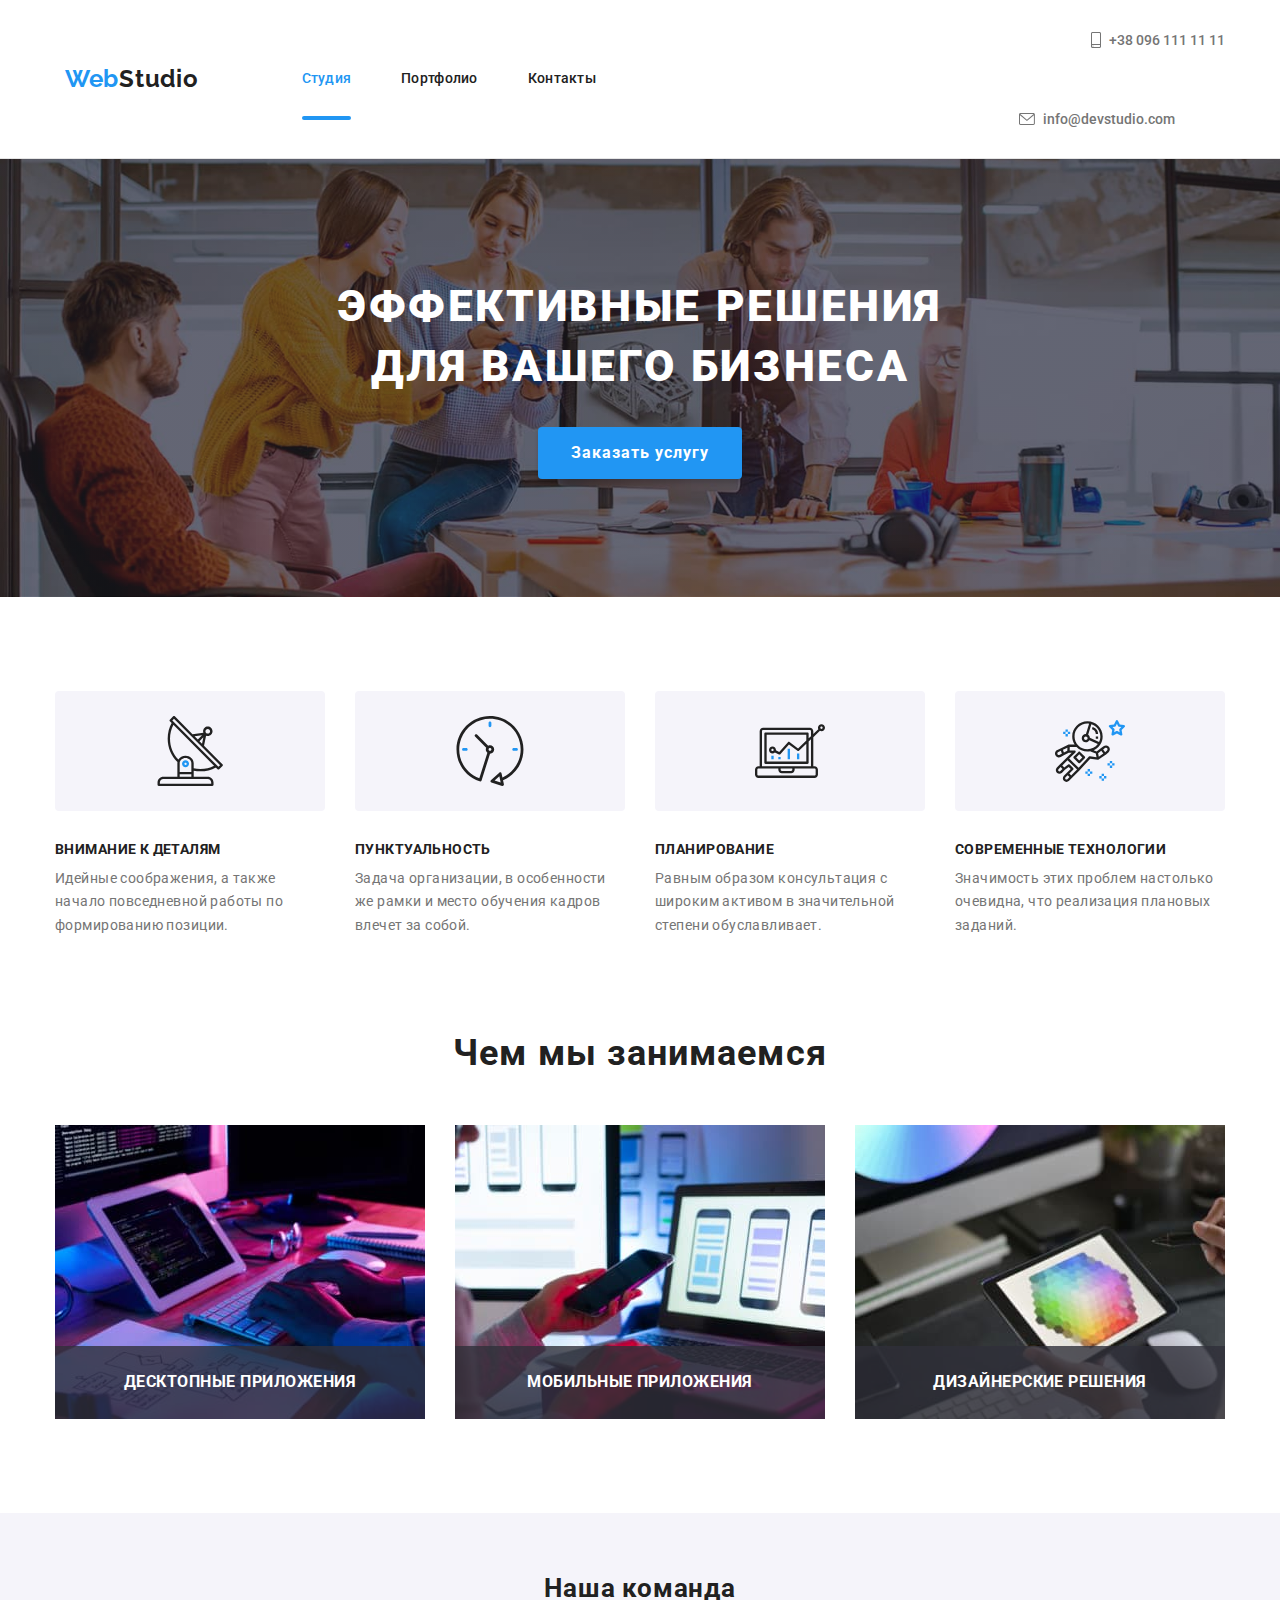
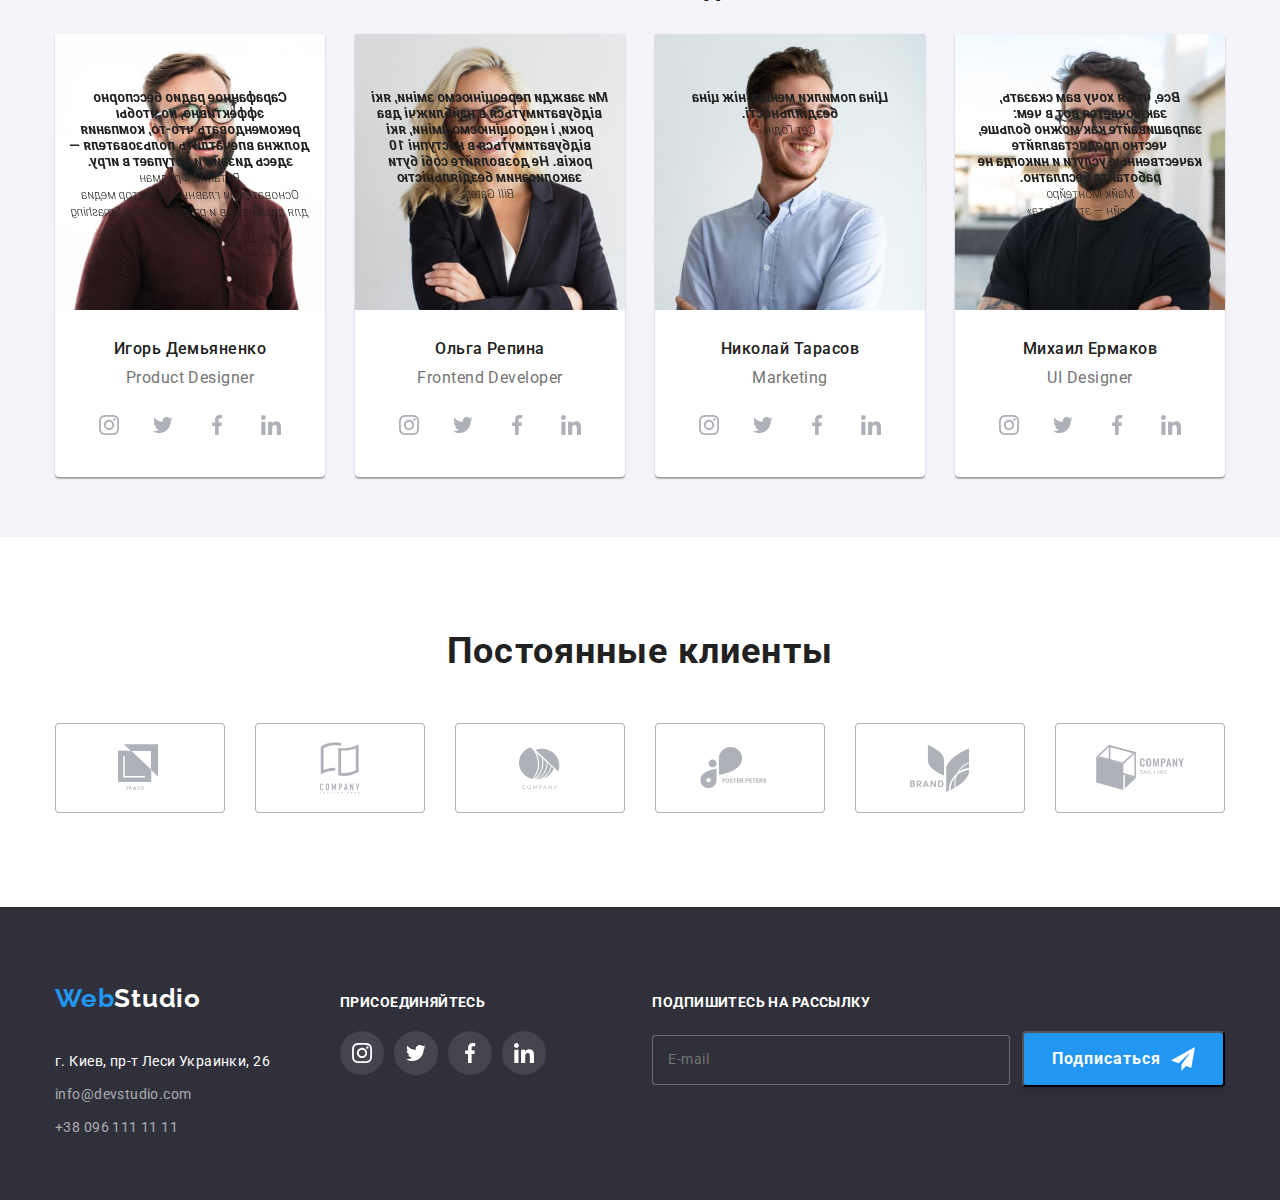
<file: index.html>
<!DOCTYPE html>
<html lang="en-ru">
  <head>
    <meta charset="UTF-8" />
    <meta http-equiv="X-UA-Compatible" content="IE=edge" />
    <meta name="viewport" content="width=device-width, initial-scale=1.0" />
    <link rel="preconnect" href="https://fonts.gstatic.com" />
    <link
      href="https://fonts.googleapis.com/css2?family=Raleway:wght@700&family=Roboto:wght@400;500;700;900&display=swap"
      rel="stylesheet"
    />

    <link rel="stylesheet" href="./css/main.min.css" />
    <title>Студия</title>
  </head>

  <body>
    <header class="header" id="header">
      <div class="container header-container">
        <div class="header-page">
          <a href="./index.html" class="logo typical-link">
            <span class="logo-web">Web</span>Studio</a
          >

          <button
            type="button"
            class="menu-button"
            aria-expanded="false"
            aria-controls="menu-container"
            data-menu-button
          >
            <svg width="20" height="20" aria-label="switcher of mobile menu">
              <use
                href="./images/sprite.svg#cross-mobile"
                class="icon-cross"
              ></use>
              <use
                href="./images/sprite.svg#menu-mobile"
                class="icon-menu"
              ></use>
            </svg>
          </button>

          <div class="menu-container" id="menu-container" data-menu>
            <div class="menu-flex">
              <nav class="navigation navigation-header">
                <ul class="menu-container__list" id="menu">
                  <li class="menu-container__item">
                    <a
                      href="./index.html"
                      class="menu-container__link menu-container__link--current"
                      >Студия</a
                    >
                  </li>
                  <li class="menu-container__item">
                    <a href="./portfolio.html" class="menu-container__link"
                      >Портфолио</a
                    >
                  </li>
                  <li class="menu-container__item">
                    <a href="./contacts" class="menu-container__link"
                      >Контакты</a
                    >
                  </li>
                </ul>
              </nav>

              <div class="menu-container__wraper">
                <ul class="connect__list">
                  <li class="connect__item">
                    <a
                      href="tel:380961111111"
                      class="linkT connect__link connect__link--tel"
                      ><svg
                        class="connect__icon connect__icon--tel"
                        width="20"
                        height="20"
                      >
                        <use
                          href="./images/sprite.svg#icon-smartphone"
                        ></use></svg
                      >+38 096 111 11 11</a
                    >
                  </li>

                  <li class="connect__item">
                    <a
                      href="mailto:info@devstudio.com"
                      class="linkM connect__link connect__link--mail connect__link--current"
                    >
                      <svg
                        class="connect__icon connect__icon--envelope"
                        width="20"
                        height="20"
                      >
                        <use href="./images/sprite.svg#icon-envelope"></use>
                      </svg>
                      info@devstudio.com
                    </a>
                  </li>
                </ul>

                <ul class="menu-social">
                  <li class="menu-social__item">
                    <a href="" class="menu-social__link">
                      instagram
                    </a>
                  </li>

                  <li class="menu-social__item">
                    <a href="" class="menu-social__link">
                      twitter
                    </a>
                  </li>

                  <li class="menu-social__item">
                    <a href="" class="menu-social__link">
                      facebook
                    </a>
                  </li>

                  <li class="menu-social__item">
                    <a href="" class="menu-social__link">
                      linkedIn
                    </a>
                  </li>
                </ul>
              </div>
            </div>
          </div>
        </div>
      </div>
    </header>

    <main>
      <section class="section slogan" id="slogan">
        <div class="container">
          <h1 class="main-title">Эффективные решения для вашего бизнеса</h1>
          <button
            data-modal-open
            type="button"
            class="btn slogan-button"
            id="slogan-button"
          >
            Заказать услугу
          </button>
        </div>
      </section>

      <section class="section merits" id="merits">
        <div class="container">
          <h2 class="merits__title visually-hidden">Достоинства</h2>

          <ul class="merits-list">
            <li class="merits-list__item">
              <div class="merits-list__icon-thumb">
                <svg class="merits-list__icon">
                  <use href="./images/sprite.svg#icon-antena"></use>
                </svg>
              </div>
              <h3 class="merits-list__trait">Внимание к деталям</h3>
              <p class="merits-list__info">
                Идейные соображения, а также начало повседневной работы по
                формированию позиции.
              </p>
            </li>

            <li class="merits-list__item">
              <div class="merits-list__icon-thumb">
                <svg class="merits-list__icon">
                  <use href="./images/sprite.svg#icon-clock"></use>
                </svg>
              </div>
              <h3 class="merits-list__trait">Пунктуальность</h3>
              <p class="merits-list__info">
                Задача организации, в особенности же рамки и место обучения
                кадров влечет за собой.
              </p>
            </li>

            <li class="merits-list__item">
              <div class="merits-list__icon-thumb">
                <svg class="merits-list__icon">
                  <use href="./images/sprite.svg#icon-diagram"></use>
                </svg>
              </div>
              <h3 class="merits-list__trait">Планирование</h3>
              <p class="merits-list__info">
                Равным образом консультация с широким активом в значительной
                степени обуславливает.
              </p>
            </li>

            <li class="merits-list__item">
              <div class="merits-list__icon-thumb">
                <svg class="merits-list__icon">
                  <use href="./images/sprite.svg#icon-astronaut"></use>
                </svg>
              </div>
              <h3 class="merits-list__trait">Современные технологии</h3>
              <p class="merits-list__info">
                Значимость этих проблем настолько очевидна, что реализация
                плановых заданий.
              </p>
            </li>
          </ul>
        </div>
      </section>

      <section class="section business" id="business">
        <div class="container business-container">
          <h2 class="business__title">Чем мы занимаемся</h2>

          <ul class="business-direction">
            <li class="business-direction__item">
              <div class="business-direction__thumb">
                <a href="" class="link business-direction__link">
                  <img
                    srcset="./images/imgbox-1@1x.jpg, ./images/imgbox-1@2x.jpg"
                    class="business-direction__img"
                    src="./images/box-1.jpg"
                    alt="keyboard"
                    width="370"
                  />
                </a>
                <div class="business-direction__card-name">
                  <h3 class="business-direction__card-title">
                    Десктопные приложения
                  </h3>
                </div>
              </div>
            </li>

            <li class="business-direction__item">
              <div class="business-direction__thumb">
                <a href="" class="link business-direction__link">
                  <img
                    srcset="./images/imgbox-2@1x.jpg, ./images/imgbox-2@2x.jpg"
                    class="business-direction__img"
                    src="./images/box-2.jpg"
                    alt="keyboard"
                    width="370"
                  />
                </a>
                <div class="business-direction__card-name">
                  <h3 class="business-direction__card-title">
                    Мобильные приложения
                  </h3>
                </div>
              </div>
            </li>

            <li class="business-direction__item">
              <div class="business-direction__thumb">
                <a href="" class="link business-direction__link">
                  <img
                    srcset="./images/imgbox-3@1x.jpg, ./images/imgbox-3@2x.jpg"
                    class="business-direction__img"
                    src="./images/box-3.jpg"
                    alt="keyboard"
                    width="370"
                  />
                </a>
                <div class="business-direction__card-name">
                  <h3 class="business-direction__card-title">
                    Дизайнерские решения
                  </h3>
                </div>
              </div>
            </li>
          </ul>
        </div>
      </section>

      <section class="section team" id="team">
        <div class="container">
          <h2 class="team-title">Наша команда</h2>

          <ul class="team-list">
            <li class="team-list__member">
              <div class="team-list__card">
                <div class="team-list__rotate-container">
                  <div class="team-list__rotate-card">
                    <div class="team-list__thumb">
                      <img
                        srcset="
                          ./images/imgteamcard-1@1x.jpg 1x,
                          ./images/imgteamcard-1@2x.jpg 2x
                        "
                        src="./images/teamcard-1.jpg"
                        width="270"
                        alt="Игорь Демьяненко"
                        class="team-list__img"
                      />
                    </div>
                    <div class="team-list__back">
                      <h6 class="team-list__back-title">
                        Сарафанное радио бесспорно эффективно, но чтобы
                        рекомендовать что-то, компания должна впечатлить
                        пользователя — здесь дизайн и вступает в игру.
                        <br />
                        <span class="team-list__back-title-span">
                          Виталий Фридман<br />
                          Основатель и главный редактор медиа для дизайнеров и
                          разработчиков Smashing Magazine</span
                        >
                      </h6>
                    </div>
                  </div>
                </div>

                <div class="team-list__info">
                  <h4 class="team-list__name">Игорь Демьяненко</h4>
                  <p class="team-list__position">Product Designer</p>
                </div>

                <ul class="social">
                  <li class="social__item">
                    <a href="" class="social__link">
                      <svg class="social__icon" width="20" height="20">
                        <use href="./images/sprite.svg#icon-instagram"></use>
                      </svg>
                    </a>
                  </li>

                  <li class="social__item">
                    <a href="" class="social__link">
                      <svg class="social__icon" width="20" height="20">
                        <use href="./images/sprite.svg#icon-twitter"></use>
                      </svg>
                    </a>
                  </li>

                  <li class="social__item">
                    <a href="" class="social__link">
                      <svg class="social__icon" width="20" height="20">
                        <use href="./images/sprite.svg#icon-facebook"></use>
                      </svg>
                    </a>
                  </li>

                  <li class="social__item">
                    <a href="" class="social__link">
                      <svg class="social__icon" width="20" height="20">
                        <use href="./images/sprite.svg#icon-linkedin"></use>
                      </svg>
                    </a>
                  </li>
                </ul>
              </div>
            </li>

            <li class="team-list__member">
              <div class="team-list__card">
                <div class="team-list__rotate-container">
                  <div class="team-list__rotate-card">
                    <div class="team-list__thumb">
                      <img
                        srcset="
                          ./images/imgteamcard-2@1x.jpg 1x,
                          ./images/imgteamcard-2@2x.jpg 2x
                        "
                        class="team-list__img"
                        src="./images/teamcard-2.jpg"
                        width="270"
                        alt="Ольга Репина"
                      />
                    </div>
                    <div class="team-list__back">
                      <h6 class="team-list__back-title">
                        Ми завжди переоцінюємо зміни, які відбуватимуться в
                        найближчі два роки, і недооцінюємо зміни, які
                        відбуватимуться в наступні 10 років. Не дозволяйте собі
                        бути заколисаним бездіяльністю

                        <br />
                        <span class="team-list__back-title-span">
                          Bill Gates</span
                        >
                      </h6>
                    </div>
                  </div>
                </div>

                <div class="team-list__info">
                  <h4 class="team-list__name">Ольга Репина</h4>
                  <p class="team-list__position">Frontend Developer</p>
                </div>

                <ul class="social">
                  <li class="social__item">
                    <a href="" class="social__link">
                      <svg class="social__icon" width="20" height="20">
                        <use href="./images/sprite.svg#icon-instagram"></use>
                      </svg>
                    </a>
                  </li>

                  <li class="social__item">
                    <a href="" class="social__link">
                      <svg class="social__icon" width="20" height="20">
                        <use href="./images/sprite.svg#icon-twitter"></use>
                      </svg>
                    </a>
                  </li>

                  <li class="social__item">
                    <a href="" class="social__link">
                      <svg class="social__icon" width="20" height="20">
                        <use href="./images/sprite.svg#icon-facebook"></use>
                      </svg>
                    </a>
                  </li>

                  <li class="social__item">
                    <a href="" class="social__link">
                      <svg class="social__icon" width="20" height="20">
                        <use href="./images/sprite.svg#icon-linkedin"></use>
                      </svg>
                    </a>
                  </li>
                </ul>
              </div>
            </li>

            <li class="team-list__member">
              <div class="team-list__card">
                <div class="team-list__rotate-container">
                  <div class="team-list__rotate-card">
                    <div class="team-list__thumb">
                      <img
                        srcset="
                          ./images/imgteamcard-3@1x.jpg 1x,
                          ./images/imgteamcard-3@2x.jpg 2x
                        "
                        class="team-list__img"
                        src="./images/teamcard-3.jpg"
                        width="270"
                        alt="Николай Тарасов"
                      />
                    </div>
                    <div class="team-list__back">
                      <h6 class="team-list__back-title">
                        Ціна помилки менша, ніж ціна бездіяльності.<br />
                        <span class="team-list__back-title-span"
                          >Сет Годін</span
                        >
                      </h6>
                    </div>
                  </div>
                </div>

                <div class="team-list__info">
                  <h4 class="team-list__name">Николай Тарасов</h4>
                  <p class="team-list__position">Marketing</p>
                </div>

                <ul class="social">
                  <li class="social__item">
                    <a href="" class="social__link">
                      <svg class="social__icon" width="20" height="20">
                        <use href="./images/sprite.svg#icon-instagram"></use>
                      </svg>
                    </a>
                  </li>

                  <li class="social__item">
                    <a href="" class="social__link">
                      <svg class="social__icon" width="20" height="20">
                        <use href="./images/sprite.svg#icon-twitter"></use>
                      </svg>
                    </a>
                  </li>

                  <li class="social__item">
                    <a href="" class="social__link">
                      <svg class="social__icon" width="20" height="20">
                        <use href="./images/sprite.svg#icon-facebook"></use>
                      </svg>
                    </a>
                  </li>

                  <li class="social__item">
                    <a href="" class="social__link">
                      <svg class="social__icon" width="20" height="20">
                        <use href="./images/sprite.svg#icon-linkedin"></use>
                      </svg>
                    </a>
                  </li>
                </ul>
              </div>
            </li>

            <li class="team-list__member">
              <div class="team-list__card">
                <div class="team-list__rotate-container">
                  <div class="team-list__rotate-card">
                    <div class="team-list__thumb">
                      <img
                        srcset="
                          ./images/imgteamcard-4@1x.jpg 1x,
                          ./images/imgteamcard-4@2x.jpg 2x
                        "
                        class="team-list__img"
                        src="./images/teamcard-4.jpg"
                        width="270"
                        alt="Михаил Ермаков"
                      />
                    </div>

                    <div class="team-list__back">
                      <h6 class="team-list__back-title">
                        Все, что я хочу вам сказать, заключается вот в чем:
                        запрашивайте как можно больше, честно предоставляйте
                        качественные услуги и никогда не работайте бесплатно.<br />
                        <span class="team-list__back-title-span"
                          >Майк Монтейро<br />«Дизайн — это работа»</span
                        >
                      </h6>
                    </div>
                  </div>
                </div>

                <div class="team-list__info">
                  <h4 class="team-list__name">Михаил Ермаков</h4>
                  <p class="team-list__position">UI Designer</p>
                </div>

                <ul class="social">
                  <li class="social__item">
                    <a href="" class="social__link">
                      <svg class="social__icon" width="20" height="20">
                        <use href="./images/sprite.svg#icon-instagram"></use>
                      </svg>
                    </a>
                  </li>

                  <li class="social__item">
                    <a href="" class="social__link">
                      <svg class="social__icon" width="20" height="20">
                        <use href="./images/sprite.svg#icon-twitter"></use>
                      </svg>
                    </a>
                  </li>

                  <li class="social__item">
                    <a href="" class="social__link">
                      <svg class="social__icon" width="20" height="20">
                        <use href="./images/sprite.svg#icon-facebook"></use>
                      </svg>
                    </a>
                  </li>

                  <li class="social__item">
                    <a href="" class="social__link">
                      <svg class="social__icon" width="20" height="20">
                        <use href="./images/sprite.svg#icon-linkedin"></use>
                      </svg>
                    </a>
                  </li>
                </ul>
              </div>
            </li>
          </ul>
        </div>
      </section>

      <section class="section clients">
        <div class="container">
          <h2 class="clients-title">
            Постоянные клиенты
          </h2>

          <ul class="clients-list">
            <li class="clients-list__item yaco-item">
              <a href="" class="clients-list__link">
                <svg class="clients-list__icon yaco-icon">
                  <use href="./images/sprite.svg#icon-logo-1"></use>
                </svg>
              </a>
            </li>

            <li class="clients-list__item here-item">
              <a href="" class="clients-list__link">
                <svg class="clients-list__icon here-icon">
                  <use href="./images/sprite.svg#icon-logo-2"></use>
                </svg>
              </a>
            </li>

            <li class="clients-list__item leaf-item">
              <a href="" class="clients-list__link">
                <svg class="clients-list__icon leaf-icon">
                  <use href="./images/sprite.svg#icon-logo-3"></use>
                </svg>
              </a>
            </li>

            <li class="clients-list__item foster-item">
              <a href="" class="clients-list__link">
                <svg class="clients-list__icon foster-icon">
                  <use href="./images/sprite.svg#icon-logo-4"></use>
                </svg>
              </a>
            </li>

            <li class="clients-list__item brand-item">
              <a href="" class="clients-list__link">
                <svg class="clients-list__icon brand-icon">
                  <use href="./images/sprite.svg#icon-logo-5"></use>
                </svg>
              </a>
            </li>

            <li class="clients-list__item tagline-item">
              <a href="" class="clients-list__link">
                <svg class="clients-list__icon tagline-icon">
                  <use href="./images/sprite.svg#icon-logo-6"></use>
                </svg>
              </a>
            </li>
          </ul>
        </div>
      </section>
    </main>

    <footer class="footer" id="footer">
      <div class="container footer-container">
        <ul class="wrap-footer">
          <div class="wrap-footer__detail">
            <li class="wrap-footer__item">
              <div class="wrap-footer-part">
                <a href="/" class="logo logoF">
                  <span class="logo-web">Web</span>Studio</a
                >
                <div class="footer-info">
                  <ul class="footer-list">
                    <li class="footer-list__item">
                      <address class="footer-list__address" id="address">
                        <a
                          href="https://goo.gl/maps/fL9K5bsfUm9z82oU8"
                          rel="noopener noreferrer nofollow"
                          target="_blank"
                          class="footer-list__footer-link linkA"
                        >
                          г. Киев, пр-т Леси Украинки, 26
                        </a>
                      </address>
                    </li>
                    <li class="footer-list__item">
                      <a
                        href="mailto:info@devstudio.com"
                        class="footer-list__footer-link linkM"
                      >
                        info@devstudio.com
                      </a>
                    </li>
                    <li class="footer-list__item">
                      <a
                        href="tel:380961111111"
                        class="footer-list__footer-link linkT"
                        >+38 096 111 11 11</a
                      >
                    </li>
                  </ul>
                </div>
              </div>
            </li>

            <li class="wrap-footer__item">
              <div class="ratical-part">
                <h4 class="retical-social-title">присоединяйтесь</h4>
                <ul class="social social-footer">
                  <li class="social__item">
                    <a href="" class="social__link fi-social-link">
                      <svg
                        class="social__icon fi-social"
                        width="20"
                        height="20"
                      >
                        <use href="./images/sprite.svg#icon-instagram"></use>
                      </svg>
                    </a>
                  </li>

                  <li class="social__item">
                    <a href="" class="social__link fi-social-link">
                      <svg
                        class="social__icon fi-social"
                        width="20"
                        height="20"
                      >
                        <use href="./images/sprite.svg#icon-twitter"></use>
                      </svg>
                    </a>
                  </li>

                  <li class="social__item">
                    <a href="" class="social__link fi-social-link">
                      <svg
                        class="social__icon fi-social"
                        width="20"
                        height="20"
                      >
                        <use href="./images/sprite.svg#icon-facebook"></use>
                      </svg>
                    </a>
                  </li>

                  <li class="social__item">
                    <a href="" class="social__link fi-social-link">
                      <svg
                        class="social__icon fi-social"
                        width="20"
                        height="20"
                      >
                        <use href="./images/sprite.svg#icon-linkedin"></use>
                      </svg>
                    </a>
                  </li>
                </ul>
              </div>
            </li>
          </div>

          <li class="wrap-footer__item">
            <div class="footer-form-wrap">
              <h4 class="footer-form-title">Подпишитесь на рассылку</h4>

              <form name="footer-form" class="footer-form" novalidate>
                <label for="user_email" class="footer-form__lable">
                  <input
                    placeholder="E-mail"
                    type="email"
                    name="email"
                    class="footer-form__input"
                    id="user_email"
                  />
                </label>
                <button type="submit" class="btn footer-form__submit">
                  Подписаться
                  <svg class="footer-form__social-icon" width="24" height="24">
                    <use href="./images/sprite.svg#icon-send"></use>
                  </svg>
                </button>
              </form>
            </div>
          </li>
        </ul>
      </div>
    </footer>

    <div data-modal class="backdrop-slogan is-hidden">
      <div class="modal-slogan">
        <button data-modal-close type="button" class="modal-slogan__close">
          <svg class="modal-slogan__close-icon">
            <use href="./images/sprite.svg#icon-close-icon"></use>
          </svg>
        </button>

        <form class="modal-form">
          <h3 class="modal-form__title">
            Оставьте свои данные, мы вам перезвоним
          </h3>

          <div class="modal-form__unit">
            <div class="modal-form__unit-group">
              <label for="user-name" class="modal-form__unit-lable">
                Имя
              </label>

              <span class="modal-form__unit-span">
                <input
                  type="text"
                  name="user-name"
                  id="user-name"
                  class="modal-form__unit-input"
                  placeholder="John Dear"
                />
                <svg class="modal-form__unit-icon" width="11" height="11">
                  <use href="./images/sprite.svg#icon-modal-name"></use>
                </svg>
              </span>
            </div>
          </div>

          <div class="modal-form__unit">
            <div class="modal-form__unit-group">
              <label for="user-tel" class="modal-form__unit-lable">
                Телефон
              </label>
              <span class="modal-form__unit-span">
                <input
                  type="tel"
                  name="user-tel"
                  id="user-tel"
                  class="modal-form__unit-input"
                  placeholder="+38-050-123-12-12"
                />
                <svg class="modal-form__unit-icon" width="18" height="18">
                  <use href="./images/sprite.svg#icon-modal-phone"></use>
                </svg>
              </span>
            </div>
          </div>

          <div class="modal-form__unit">
            <div class="modal-form__unit-group">
              <label for="user-mail" class="modal-form__unit-lable">
                Почта
              </label>
              <span class="modal-form__unit-span">
                <input
                  type="email"
                  name="user-mail"
                  id="user-mail"
                  class="modal-form__unit-input"
                  placeholder="youradress@gmail.com "
                />
                <svg class="modal-form__unit-icon" width="18" height="18">
                  <use href="./images/sprite.svg#icon-modal-email"></use>
                </svg>
              </span>
            </div>
          </div>

          <div class="modal-form__unit">
            <label for="user-comment" class="modal-aria-lable">
              Комментарий
            </label>
            <textarea
              name="user-comment"
              id="user-comment"
              class="user-comment"
              placeholder="Введите текст"
            ></textarea>
          </div>

          <label for="modal-checkbox" class="modal-checkbox-policy">
            <input
              type="checkbox"
              name="modal-checkbox"
              class="modal-checkbox"
              id="modal-checkbox"
            />
            <span class="checkbox-icon-span"></span>

            Соглашаюсь с рассылкой и принимаю&nbsp;
            <a href="" class="modal-link" id="modal-link"> Условия договора</a>
          </label>

          <button
            type="submit"
            id="form-submit"
            class="btn modal-form__btn-modal"
          >
            Отправить
          </button>
        </form>
      </div>
    </div>

    <!-- ======================================= -->

    <script src="./js/modal.js"></script>
    <script src="./js/mobile-menu.js"></script>
  </body>
</html>
</file>
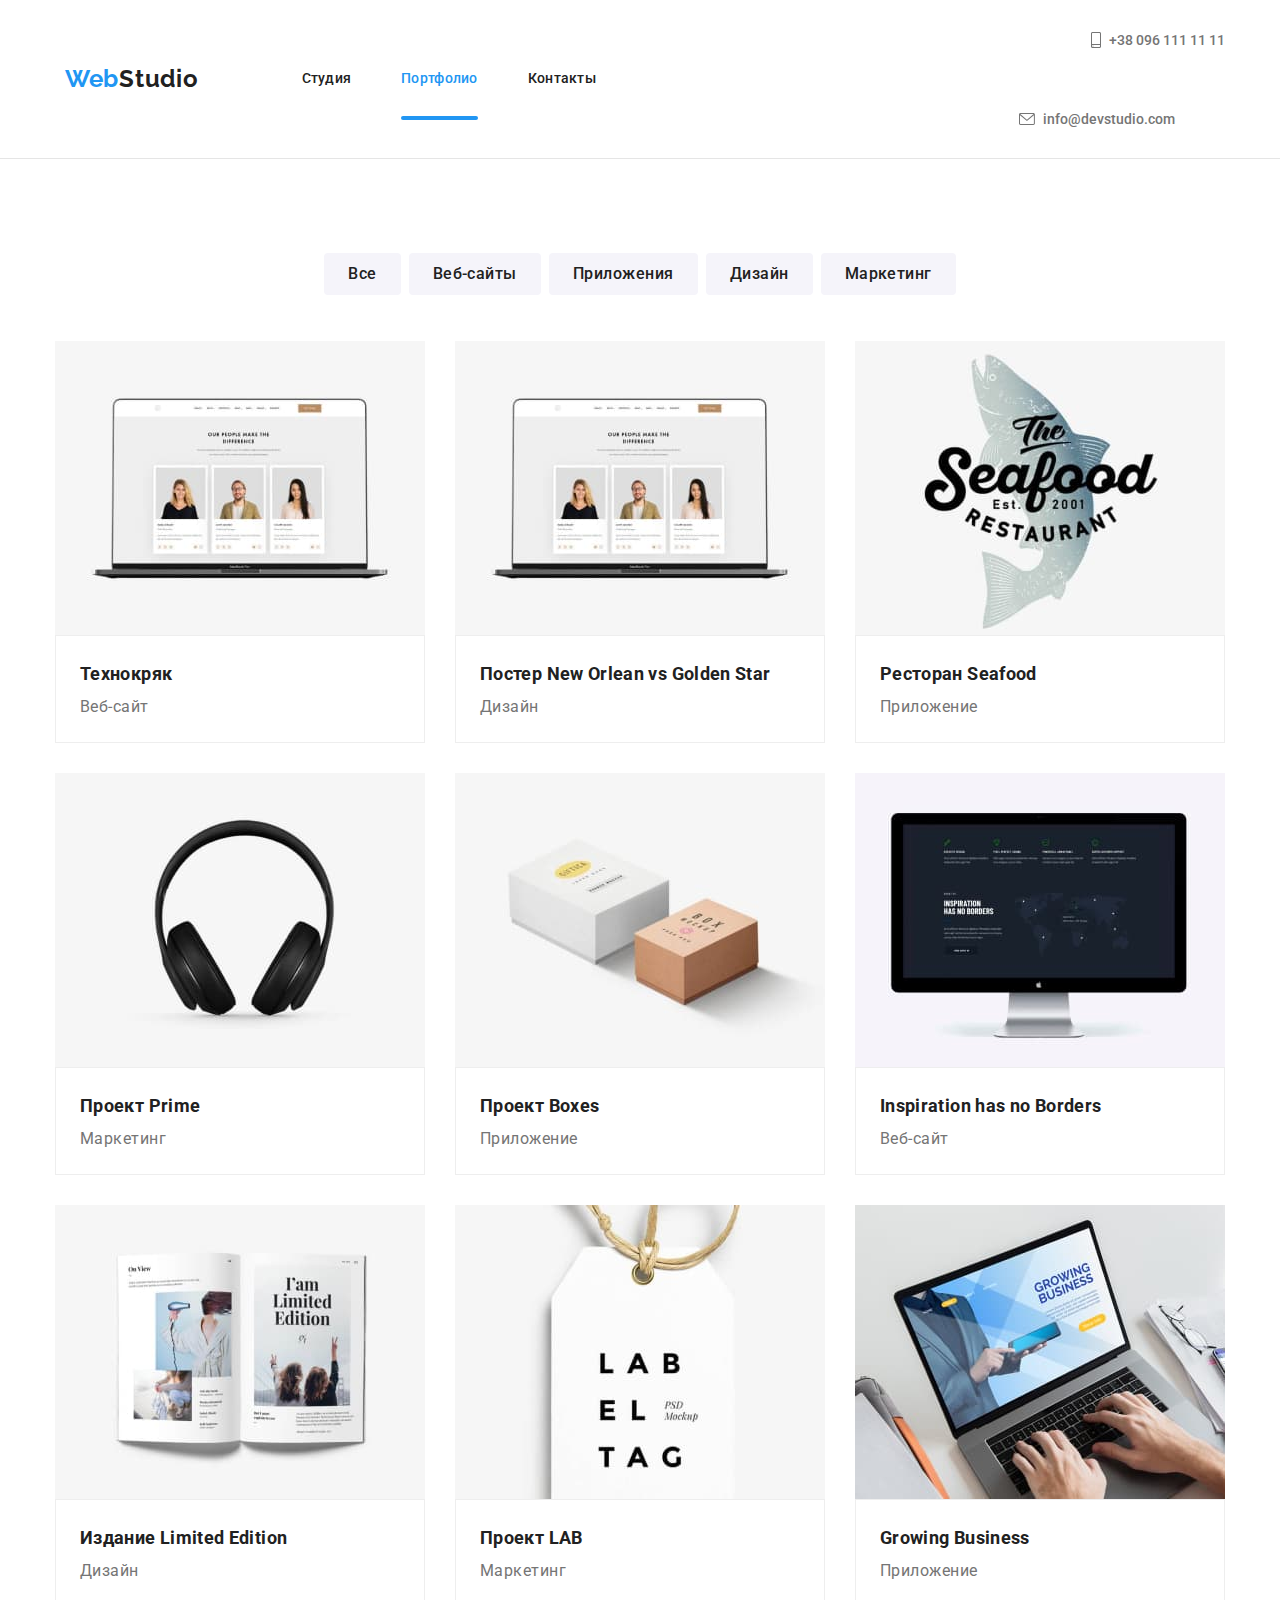
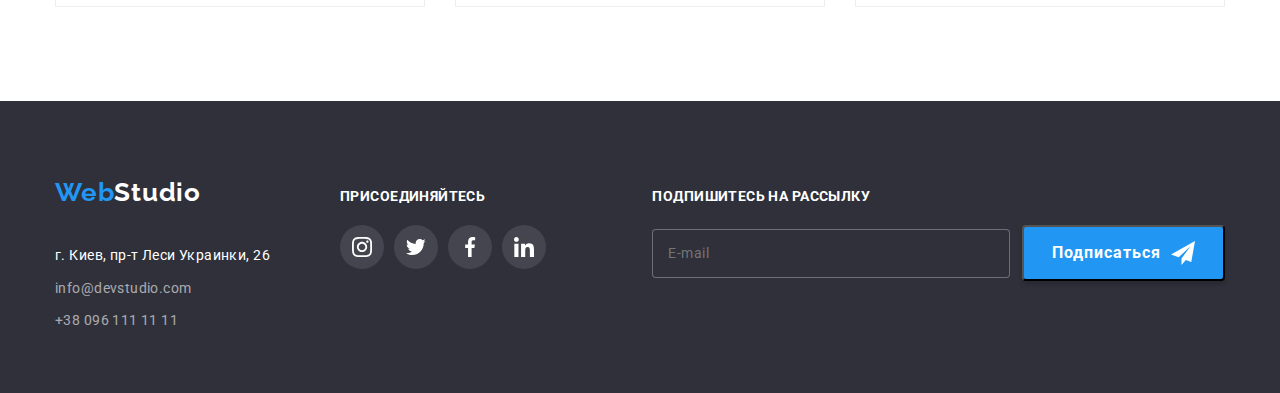
<file: portfolio.html>
<!DOCTYPE html>
<html lang="en-ru">
  <head>
    <meta charset="UTF-8" />
    <meta http-equiv="X-UA-Compatible" content="IE=edge" />
    <meta name="viewport" content="width=device-width, initial-scale=1.0" />
    <link rel="preconnect" href="https://fonts.gstatic.com" />
    <link
      href="https://fonts.googleapis.com/css2?family=Raleway:wght@700&family=Roboto:wght@400;500;700;900&display=swap"
      rel="stylesheet"
    />
    <link rel="stylesheet" href="./css/main.min.css" />
    <title>Portfolio</title>
  </head>

  <body>
    <header class="header" id="header">
      <div class="container header-container">
        <div class="header-page">
          <a href="./index.html" class="logo typical-link">
            <span class="logo-web">Web</span>Studio</a
          >

          <button
            type="button"
            class="menu-button"
            aria-expanded="false"
            aria-controls="menu-container"
            data-menu-button
          >
            <svg width="20" height="20" aria-label="switcher of mobile menu">
              <use
                href="./images/sprite.svg#cross-mobile"
                class="icon-cross"
              ></use>
              <use
                href="./images/sprite.svg#menu-mobile"
                class="icon-menu"
              ></use>
            </svg>
          </button>

          <div class="menu-container" id="menu-container" data-menu>
            <div class="menu-flex">
              <nav class="navigation navigation-header">
                <ul class="menu-container__list" id="menu">
                  <li class="menu-container__item">
                    <a href="./index.html" class="menu-container__link"
                      >Студия</a
                    >
                  </li>
                  <li class="menu-container__item">
                    <a
                      href="./portfolio.html"
                      class="menu-container__link menu-container__link--current"
                      >Портфолио</a
                    >
                  </li>
                  <li class="menu-container__item">
                    <a href="./contacts" class="menu-container__link"
                      >Контакты</a
                    >
                  </li>
                </ul>
              </nav>

              <div class="menu-container__wraper">
                <ul class="connect__list">
                  <li class="connect__item">
                    <a
                      href="tel:380961111111"
                      class="linkT connect__link connect__link--tel"
                      ><svg
                        class="connect__icon connect__icon--tel"
                        width="20"
                        height="20"
                      >
                        <use
                          href="./images/sprite.svg#icon-smartphone"
                        ></use></svg
                      >+38 096 111 11 11</a
                    >
                  </li>

                  <li class="connect__item">
                    <a
                      href="mailto:info@devstudio.com"
                      class="linkM connect__link connect__link--mail connect__link--current"
                    >
                      <svg
                        class="connect__icon connect__icon--envelope"
                        width="20"
                        height="20"
                      >
                        <use href="./images/sprite.svg#icon-envelope"></use>
                      </svg>
                      info@devstudio.com
                    </a>
                  </li>
                </ul>

                <ul class="menu-social">
                  <li class="menu-social__item">
                    <a href="" class="menu-social__link">
                      instagram
                    </a>
                  </li>

                  <li class="menu-social__item">
                    <a href="" class="menu-social__link">
                      twitter
                    </a>
                  </li>

                  <li class="menu-social__item">
                    <a href="" class="menu-social__link">
                      facebook
                    </a>
                  </li>

                  <li class="menu-social__item">
                    <a href="" class="menu-social__link">
                      linkedIn
                    </a>
                  </li>
                </ul>
              </div>
            </div>
          </div>
        </div>
      </div>
    </header>
	
    <main>
      <section class="section portfolio">
        <div class="container">
          <h2 class="portfolio-title visually-hidden">Галерея работ</h2>

          <ul class="filter-button">
            <li class="filter-button__item">
              <button type="button" class="btn filter-button__btn-portfolio">
                Все
              </button>
            </li>
            <li class="filter-button__item">
              <button type="button" class="btn filter-button__btn-portfolio">
                Веб-сайты
              </button>
            </li>
            <li class="filter-button__item">
              <button type="button" class="btn filter-button__btn-portfolio">
                Приложения
              </button>
            </li>
            <li class="filter-button__item">
              <button type="button" class="btn filter-button__btn-portfolio">
                Дизайн
              </button>
            </li>
            <li class="filter-button__item">
              <button type="button" class="btn filter-button__btn-portfolio">
                Маркетинг
              </button>
            </li>
          </ul>

          <ul class="portfolio-list">
            <li class="portfolio-list__point">
              <a href="" class="link portfolio-list__link">
                <div class="portfolio-list__thumb">
                  <div class="portfolio-list__overlay">
                    <p class="portfolio-list__text-overlay">
                      Технокряк это современная площадка распространения
                      коронавируса. Компании используют эту платформу для
                      цифрового шпионажа и атак на защищённые сервера
                      конкурентов.
                    </p>
                  </div>
                  <img
                    srcset="
                      ./images/technocrjak@1x.jpg 1x,
                      ./images/technocrjak@2x.jpg 2x
                    "
                    src="./images/technocrjak.jpg"
                    alt="Технокряк"
                    width="370"
                    class="portfolio-list__image"
                  />
                </div>
                <div class="portfolio-list__info">
                  <h3 class="portfolio-list__name">Технокряк</h3>
                  <p class="portfolio-list__description">Веб-сайт</p>
                </div>
              </a>
            </li>

            <li class="portfolio-list__point">
              <a href="" class="link portfolio-list__link">
                <div class="portfolio-list__thumb">
                  <div class="portfolio-list__overlay">
                    <p class="portfolio-list__text-overlay">
                      «Нью-Орлінс Пеліканс» — професійна баскетбольна команда,
                      заснована у 2002, розташована в місті Новий Орлеан в штаті
                      Луїзіана. Команда є членом Південно-Західного дивізіону
                      Західної конференції Національної баскетбольної асоціації.
                    </p>
                  </div>
                  <img
                    srcset="
                      ./images/technocrjak@1x.jpg 1x,
                      ./images/technocrjak@2x.jpg 2x
                    "
                    src="./images/technocrjak.jpg"
                    alt="Технокряк"
                    width="370"
                    class="portfolio-list__image"
                  />
                </div>
                <div class="portfolio-list__info">
                  <h3 class="portfolio-list__name">
                    Постер New Orlean vs Golden Star
                  </h3>
                  <p class="portfolio-list__description">Дизайн</p>
                </div>
              </a>
            </li>

            <li class="portfolio-list__point">
              <a href="" class="link portfolio-list__link">
                <div class="portfolio-list__thumb">
                  <div class="portfolio-list__overlay">
                    <p class="portfolio-list__text-overlay">
                      Це острів усамітнення та спокою, де зібрана найбільша
                      колекція риби, морепродуктів устриць зі всього світу,
                      безпосередньо від найбільшого імпортера. Ви знайдете для
                      себе в меню щось смачне, вишукане та екзотичне.
                    </p>
                  </div>
                  <img
                    srcset="
                      ./images/imgseafood@1x.jpg 1x,
                      ./images/imgseafood@2x.jpg 2x
                    "
                    src="./images/seafood.jpg"
                    alt="seafood"
                    width="370"
                    class="portfolio-list__image"
                  />
                </div>
                <div class="portfolio-list__info">
                  <h3 class="portfolio-list__name">Ресторан Seafood</h3>
                  <p class="portfolio-list__description">Приложение</p>
                </div>
              </a>
            </li>

            <li class="portfolio-list__point">
              <a href="" class="link portfolio-list__link">
                <div class="portfolio-list__thumb">
                  <div class="portfolio-list__overlay">
                    <p class="portfolio-list__text-overlay">
                      Наву́шники — пристрій для особистого прослуховування музики
                      або інших звукових записів, у комплекті з мікрофоном
                      можуть використовуватись як засіб для ведення перемовин по
                      телефону або за допомогою іншого засобу голосового
                      зв'язку.
                    </p>
                  </div>
                  <img
                    srcset="
                      ./images/imgprime@1x.jpg 1x,
                      ./images/imgprime@2x.jpg 2x
                    "
                    src="./images/projectprime.jpg"
                    alt="Проект Prime"
                    width="370"
                    class="portfolio-list__image"
                  />
                </div>
                <div class="portfolio-list__info">
                  <h3 class="portfolio-list__name">Проект Prime</h3>
                  <p class="portfolio-list__description">Маркетинг</p>
                </div>
              </a>
            </li>

            <li class="portfolio-list__point">
              <a href="" class="link portfolio-list__link">
                <div class="portfolio-list__thumb">
                  <div class="portfolio-list__overlay">
                    <p class="portfolio-list__text-overlay">
                      коробки для пакування парфумерії та косметичних засобів;
                      гофротара для алкогольних напоїв; гофротара для пакування
                      одягу; коробки для пакування подарунків; коробки для
                      медичних препаратів; коробки для товарів промислового
                      призначення;
                    </p>
                  </div>
                  <img
                    srcset="
                      ./images/imgboxes@1x.jpg 1x,
                      ./images/imgboxes@2x.jpg 2x
                    "
                    src="./images/projectboxes.jpg"
                    alt="Проект Boxes"
                    width="370"
                    class="portfolio-list__image"
                  />
                </div>
                <div class="portfolio-list__info">
                  <h3 class="portfolio-list__name">Проект Boxes</h3>
                  <p class="portfolio-list__description">Приложение</p>
                </div>
              </a>
            </li>

            <li class="portfolio-list__point">
              <a href="" class="link portfolio-list__link">
                <div class="portfolio-list__thumb">
                  <div class="portfolio-list__overlay">
                    <p class="portfolio-list__text-overlay">
                      Information is the oxygen of the modern age. It seeps
                      through the walls topped by barbed wire, it wafts across
                      the electrified borders.<br />
                      Ronald Reagan
                    </p>
                  </div>
                  <img
                    srcset="
                      ./images/imgborders@1x.jpg 1x,
                      ./images/imgborders@2x.jpg 2x
                    "
                    src="./images/inspiration.jpg"
                    alt="Inspiration has no Borders"
                    width="370"
                    class="portfolio-list__image"
                  />
                </div>
                <div class="portfolio-list__info">
                  <h3 class="portfolio-list__name">
                    Inspiration has no Borders
                  </h3>
                  <p class="portfolio-list__description">Веб-сайт</p>
                </div>
              </a>
            </li>

            <li class="portfolio-list__point">
              <a href="" class="link portfolio-list__link">
                <div class="portfolio-list__thumb">
                  <div class="portfolio-list__overlay">
                    <p class="portfolio-list__text-overlay">
                      Books, in all their variety, offer the human intellect the
                      means whereby civilisation may be carried triumphantly
                      forward.<br />
                      Winston Churchill
                    </p>
                  </div>
                  <img
                    srcset="
                      ./images/imgedition@1x.jpg 1x,
                      ./images/imgedition@2x.jpg 2x
                    "
                    src="./images/limitededition.jpg"
                    alt="Издание Limited Edition"
                    width="370"
                    class="portfolio-list__image"
                  />
                </div>
                <div class="portfolio-list__info">
                  <h3 class="portfolio-list__name">Издание Limited Edition</h3>
                  <p class="portfolio-list__description">Дизайн</p>
                </div>
              </a>
            </li>

            <li class="portfolio-list__point">
              <a href="" class="link portfolio-list__link">
                <div class="portfolio-list__thumb">
                  <div class="portfolio-list__overlay">
                    <p class="portfolio-list__text-overlay">
                      LabelTag может создать круглую этикетку на стороне данных
                      любого диска DVD + R , DVD-R или CD-R, содержащую основную
                      информацию, видимую глазу. В настоящее время LabelTag
                      является эксклюзивной технологией Lite-On для записывающих
                      приводов DVD.
                    </p>
                  </div>
                  <img
                    srcset="
                      ./images/imglabeltag@1x.jpg 1x,
                      ./images/imglabeltag@2x.jpg 2x
                    "
                    src="./images/projectlab.jpg"
                    alt="Проект LAB"
                    width="370"
                    class="portfolio-list__image"
                  />
                </div>
                <div class="portfolio-list__info">
                  <h3 class="portfolio-list__name">Проект LAB</h3>
                  <p class="portfolio-list__description">Маркетинг</p>
                </div>
              </a>
            </li>

            <li class="portfolio-list__point">
              <a href="" class="link portfolio-list__link">
                <div class="portfolio-list__thumb">
                  <div class="portfolio-list__overlay">
                    <p class="portfolio-list__text-overlay">
                      Миру наплевать на вашу самооценку. Жизнь будет требовать
                      от вас закончить дело до того, как вы почувствуете себя
                      уверенно.<br />
                      Билл Гейтс
                    </p>
                  </div>
                  <img
                    srcset="
                      ./images/imggrowing@1x.jpg 1x,
                      ./images/imggrowing@2x.jpg 2x
                    "
                    src="./images/growingbusiness.jpg"
                    alt="Growing Business"
                    width="370"
                    class="portfolio-list__image"
                  />
                </div>
                <div class="portfolio-list__info">
                  <h3 class="portfolio-list__name">Growing Business</h3>
                  <p class="portfolio-list__description">Приложение</p>
                </div>
              </a>
            </li>
          </ul>
        </div>
      </section>
    </main>

    <footer class="footer" id="footer">
      <div class="container footer-container">
        <ul class="wrap-footer">
          <div class="wrap-footer__detail">
            <li class="wrap-footer__item">
              <div class="wrap-footer-part">
                <a href="/" class="logo logoF">
                  <span class="logo-web">Web</span>Studio</a
                >
                <div class="footer-info">
                  <ul class="footer-list">
                    <li class="footer-list__item">
                      <address class="footer-list__address" id="address">
                        <a
                          href="https://goo.gl/maps/fL9K5bsfUm9z82oU8"
                          rel="noopener noreferrer nofollow"
                          target="_blank"
                          class="footer-list__footer-link linkA"
                        >
                          г. Киев, пр-т Леси Украинки, 26
                        </a>
                      </address>
                    </li>
                    <li class="footer-list__item">
                      <a
                        href="mailto:info@devstudio.com"
                        class="footer-list__footer-link linkM"
                      >
                        info@devstudio.com
                      </a>
                    </li>
                    <li class="footer-list__item">
                      <a
                        href="tel:380961111111"
                        class="footer-list__footer-link linkT"
                        >+38 096 111 11 11</a
                      >
                    </li>
                  </ul>
                </div>
              </div>
            </li>

            <li class="wrap-footer__item">
              <div class="ratical-part">
                <h4 class="retical-social-title">присоединяйтесь</h4>
                <ul class="social social-footer">
                  <li class="social__item">
                    <a href="" class="social__link fi-social-link">
                      <svg
                        class="social__icon fi-social"
                        width="20"
                        height="20"
                      >
                        <use href="./images/sprite.svg#icon-instagram"></use>
                      </svg>
                    </a>
                  </li>

                  <li class="social__item">
                    <a href="" class="social__link fi-social-link">
                      <svg
                        class="social__icon fi-social"
                        width="20"
                        height="20"
                      >
                        <use href="./images/sprite.svg#icon-twitter"></use>
                      </svg>
                    </a>
                  </li>

                  <li class="social__item">
                    <a href="" class="social__link fi-social-link">
                      <svg
                        class="social__icon fi-social"
                        width="20"
                        height="20"
                      >
                        <use href="./images/sprite.svg#icon-facebook"></use>
                      </svg>
                    </a>
                  </li>

                  <li class="social__item">
                    <a href="" class="social__link fi-social-link">
                      <svg
                        class="social__icon fi-social"
                        width="20"
                        height="20"
                      >
                        <use href="./images/sprite.svg#icon-linkedin"></use>
                      </svg>
                    </a>
                  </li>
                </ul>
              </div>
            </li>
          </div>

          <li class="wrap-footer__item">
            <div class="footer-form-wrap">
              <h4 class="footer-form-title">Подпишитесь на рассылку</h4>

              <form name="footer-form" class="footer-form" novalidate>
                <label for="user_email" class="footer-form__lable">
                  <input
                    placeholder="E-mail"
                    type="email"
                    name="email"
                    class="footer-form__input"
                    id="user_email"
                  />
                </label>
                <button type="submit" class="btn footer-form__submit">
                  Подписаться
                  <svg class="footer-form__social-icon" width="24" height="24">
                    <use href="./images/sprite.svg#icon-send"></use>
                  </svg>
                </button>
              </form>
            </div>
          </li>
        </ul>
      </div>
    </footer>

    <script src="./js/mobile-menu.js"></script>
  </body>
</html>
</file>
<file: css/main.min.css>
/*! modern-normalize v1.0.0 | MIT License | https://github.com/sindresorhus/modern-normalize */*,*::before,*::after{box-sizing:border-box}:root{-moz-tab-size:4;tab-size:4}html{line-height:1.15;-webkit-text-size-adjust:100%}body{margin:0}body{font-family:system-ui,-apple-system,"Segoe UI",Roboto,Helvetica,Arial,sans-serif,"Apple Color Emoji","Segoe UI Emoji"}hr{height:0;color:inherit}abbr[title]{text-decoration:underline dotted}b,strong{font-weight:bolder}code,kbd,samp,pre{font-family:ui-monospace, SFMono-Regular, Consolas, "Liberation Mono", Menlo, monospace;font-size:1em}small{font-size:80%}sub,sup{font-size:75%;line-height:0;position:relative;vertical-align:baseline}sub{bottom:-0.25em}sup{top:-0.5em}table{text-indent:0;border-color:inherit}button,input,optgroup,select,textarea{font-family:inherit;font-size:100%;line-height:1.15;margin:0}button,select{text-transform:none}button,[type="button"],[type="reset"],[type="submit"]{-webkit-appearance:button}::-moz-focus-inner{border-style:none;padding:0}:-moz-focusring{outline:1px dotted ButtonText}:-moz-ui-invalid{box-shadow:none}legend{padding:0}progress{vertical-align:baseline}::-webkit-inner-spin-button,::-webkit-outer-spin-button{height:auto}[type="search"]{-webkit-appearance:textfield;outline-offset:-2px}::-webkit-search-decoration{-webkit-appearance:none}::-webkit-file-upload-button{-webkit-appearance:button;font:inherit}summary{display:list-item}html{box-sizing:border-box}*,*::before,*::after{box-sizing:inherit}body{font-family:"Roboto", sans-serif;font-size:14px;font-weight:400;font-style:normal;color:#212121;margin:0;padding:0}.container{margin-left:auto;margin-right:auto;padding-left:15px;padding-right:15px}@media screen and (min-width: 480px){.container{width:480px}}@media screen and (min-width: 768px){.container{width:768px}}@media screen and (min-width: 1200px){.container{width:1200px}}h1,h2,h3,h4,h5,h6{font-family:"Roboto", sans-serif;color:#212121;margin:0;padding:0}a{text-decoration:none}.typical-link{color:inherit;text-decoration:none;outline:none;font-family:"Roboto", sans-serif;font-style:normal;font-weight:500;font-size:14px;line-height:1.15;letter-spacing:0.02em;padding:10px;position:relative}.visually-hidden{position:absolute !important;clip:rect(1px 1px 1px 1px);clip:rect(1px, 1px, 1px, 1px);padding:0 !important;border:0 !important;height:1px !important;width:1px !important;overflow:hidden}p{margin:0;padding:0;color:#757575}ul,li{display:block;padding:0;margin:0}img{display:block;min-width:100%;height:auto}.btn{background-color:#2196f3;color:#fff;font-family:Roboto;font-style:normal;cursor:pointer}.btn:hover,.btn:focus{background-color:#fff;color:var(--primary-color)}.link:hover,.link:focus{color:#2196f3;background-color:#fff}@media screen and (min-width: 480px){.section{padding-top:60px;padding-bottom:60px}}@media screen and (min-width: 1200px){.section{padding-top:94px;padding-bottom:94px}}.business-direction,.team-list,.clients-list{display:flex;flex-wrap:wrap;margin-left:calc(-1 * 30px);margin-top:calc(-1 * 30px)}.merits-list>.merits-list__item,.business-direction>.business-direction__item,.team-list>.team-list__member,.clients-list>.clients-list__item,.portfolio-list>.portfolio-list__point{margin-left:30px;margin-top:30px}@media screen and (min-width: 768px){.merits-list>.merits-list__item{flex-basis:calc(100% / 2 - 30px)}}@media screen and (min-width: 1200px){.merits-list>.merits-list__item{flex-basis:calc(100% / 4 - 30px)}}.business-direction>.business-direction__item{flex-basis:calc(100% / 3 - 30px)}@media screen and (min-width: 768px){.team-list>.team-list__member{flex-basis:calc(100% / 2 - 30px)}}@media screen and (min-width: 1200px){.team-list>.team-list__member{flex-basis:calc(100% / 4 - 30px)}}@media screen and (min-width: 480px){.clients-list>.clients-list__item{flex-basis:calc(100% / 2 - 30px)}}@media screen and (min-width: 768px){.clients-list>.clients-list__item{flex-basis:calc(100% / 3 - 30px)}}@media screen and (min-width: 1200px){.clients-list>.clients-list__item{flex-basis:calc(100% / 6 - 30px)}}@media screen and (min-width: 480px){.portfolio-list>.portfolio-list__point{margin-left:0}}@media screen and (max-width: 767px){.portfolio-list>.portfolio-list__point{margin-top:30px}}@media screen and (min-width: 768px){.portfolio-list>.portfolio-list__point{margin-left:30px;margin-top:30px;flex-basis:calc((100% - 2 * 30px) / 2)}}@media screen and (min-width: 1200px){.portfolio-list>.portfolio-list__point{flex-basis:calc((100% - 3 * 30px) / 3);margin-left:30px;margin-top:30px}}.header{position:relative;border-bottom:1px solid #e5e5e5}.header-page{display:flex;justify-content:space-between;align-items:center}.logo{display:block;font-family:"Raleway", sans-serif;font-style:normal;font-weight:700;line-height:1.16;font-size:24px;letter-spacing:0.03em;padding-top:16px;padding-bottom:16px}.logo-web{color:#2196f3}.menu-button{display:inline-flex;align-items:center;padding:0;margin:0;border:none;background-color:transparent;z-index:15}@media screen and (min-width: 767.8px){.menu-button{display:none}}.menu-button .icon-cross{display:none}.menu-button.is-open .icon-cross{display:block}.menu-button.is-open .icon-menu{display:none}.menu-container{display:none;z-index:3}@media screen and (max-width: 767.8px){.menu-container{position:fixed;left:0;top:0;background-color:#fff;height:100vh;width:100vw;padding:40px}}@media screen and (min-width: 768px){.menu-container{display:flex}}.menu-container.is-open{display:block}.menu-flex{display:flex;justify-content:space-between;align-items:center}@media screen and (min-width: 768px){.navigation-header{margin-right:84px}}@media screen and (min-width: 1200px){.navigation-header{margin-left:93px;margin-right:290px}}@media screen and (min-width: 768px){.menu-container__list{display:flex}}@media screen and (max-width: 767.8px){.menu-container__item:not(:last-child){margin-bottom:32px}}@media screen and (min-width: 768px){.menu-container__item:not(:last-child){margin-right:50px}}.menu-container__link{position:relative;font-family:"Roboto", sans-serif;font-style:normal;font-weight:500;letter-spacing:0.02em;color:#212121}.menu-container__link--current{color:#2196f3}.menu-container__link:hover,.menu-container__link:focus{color:#2196f3}@media screen and (max-width: 767.8px){.menu-container__link{font-size:40px;line-height:1.17}}@media screen and (min-width: 768px){.menu-container__link{display:block;font-size:14px;line-height:1.14;padding-top:32px;padding-bottom:32px}.menu-container__link--current::after{display:block;content:"";width:100%;height:4px;border-radius:4px;background-color:#2196f3;position:absolute;left:0;bottom:-1px}}@media screen and (min-width: 1200px){.menu-container__link{display:block}}@media screen and (max-width: 767.8px){.menu-container__wraper{position:fixed;bottom:0}}@media screen and (min-width: 768px){.connect__list{display:flex;flex-wrap:wrap;flex-direction:column-reverse}}@media screen and (min-width: 1200px){.connect__list{display:flex;align-items:center;text-align:center;flex-direction:row-reverse}}@media screen and (min-width: 1200px){.connect__item:nth-child(2){margin-right:50px}}@media screen and (min-width: 768px){.connect__item:not(:last-child){margin-top:10px}}@media screen and (min-width: 1200px){.connect__item:not(:last-child){margin-top:0px}}.connect__link{display:inline-flex;font-family:"Roboto", sans-serif;font-style:normal}.connect__link:hover,.connect__link:focus{color:#188ce8;fill:#188ce8}.connect__link--current{color:#2196f3;fill:#2196f3}@media screen and (max-width: 767.8px){.connect__link{font-weight:500;letter-spacing:0.02em;color:#757575}.connect__link--tel{font-size:34px;line-height:1.17;color:#2196f3;margin-bottom:32px}.connect__link--mail{font-size:24px;line-height:1.16}}@media screen and (min-width: 768px){.connect__link{display:flex;align-items:center;font-weight:500;font-size:12px;line-height:14px;color:#757575}.connect__link:hover,.connect__link:focus{color:#188ce8}}@media screen and (min-width: 1200px){.connect__link{font-size:14px;padding-top:32px;padding-bottom:32px}}.connect__icon{fill:currentColor}@media screen and (max-width: 767.8px){.connect__icon{display:none}}.connect__icon--tel{width:10px;height:14px}@media screen and (min-width: 1200px){.connect__icon--tel{width:10px;height:16px}}.connect__icon--envelope{width:14px;height:10px}@media screen and (min-width: 1200px){.connect__icon--envelope{width:16px;height:12px}}@media screen and (min-width: 768px){.connect__icon{display:inline-flex;margin-right:8px}.connect__icon:hover,.connect__icon:focus{fill:#188ce8;color:#188ce8}}@media screen and (min-width: 1200px){.connect__icon{margin-right:8px}}.menu-social{display:flex;padding-top:64px;padding-bottom:48px}.menu-social__item:not(:last-child):after{content:"";border:1px solid rgba(33,33,33,0.2);margin-left:10px;margin-right:10px}.menu-social__link{font-family:"Roboto", sans-serif;font-style:normal;font-weight:500;font-size:18px;line-height:1.22;letter-spacing:0.02em;text-transform:capitalize;color:#2196f3}@media screen and (min-width: 767.8px){.menu-social{display:none}}.slogan{padding-top:118px;padding-bottom:118px;background-color:#c4c4c4;text-align:center;background-image:linear-gradient(rgba(47,48,58,0.4), rgba(47,48,58,0.4)),url(../images/workin-day.jpg);background-position:center;background-repeat:no-repeat;background-size:cover}@media screen and (min-width: 480px){.slogan{background-image:linear-gradient(rgba(47,48,58,0.4), rgba(47,48,58,0.4)),url("../images/img-mobile-480@1x.jpg")}}@media screen and (min-width: 480px) and (min-device-pixel-ratio: 2), screen and (min-width: 480px) and (-webkit-min-device-pixel-ratio: 2), screen and (min-width: 480px) and (min-resolution: 192dpi), screen and (min-width: 480px) and (min-resolution: 2dppx){.slogan{background-image:linear-gradient(rgba(47,48,58,0.4), rgba(47,48,58,0.4)),url("../images/img-mobile-480@2x.jpg")}}@media screen and (min-width: 768px){.slogan{background-image:linear-gradient(rgba(47,48,58,0.4), rgba(47,48,58,0.4)),url("../images/img-tablet-768@1x.jpg")}}@media screen and (min-width: 768px) and (min-device-pixel-ratio: 2), screen and (min-width: 768px) and (-webkit-min-device-pixel-ratio: 2), screen and (min-width: 768px) and (min-resolution: 192dpi), screen and (min-width: 768px) and (min-resolution: 2dppx){.slogan{background-image:linear-gradient(rgba(47,48,58,0.4), rgba(47,48,58,0.4)),url("../images/img-tablet-768@2x.jpg")}}@media screen and (min-width: 1200px){.slogan{background-image:linear-gradient(rgba(47,48,58,0.4), rgba(47,48,58,0.4)),url("../images/img-desktop-1200@1x.jpg")}}@media screen and (min-width: 1200px) and (min-device-pixel-ratio: 2), screen and (min-width: 1200px) and (-webkit-min-device-pixel-ratio: 2), screen and (min-width: 1200px) and (min-resolution: 192dpi), screen and (min-width: 1200px) and (min-resolution: 2dppx){.slogan{background-image:linear-gradient(rgba(47,48,58,0.4), rgba(47,48,58,0.4)),url("../images/img-desktop-1200@2x.jpg")}}.main-title{font-weight:900;line-height:1.36;letter-spacing:0.06em;text-transform:uppercase;color:#fff;text-align:center;margin:0 auto;margin-bottom:30px}@media screen and (min-width: 480px){.main-title{font-size:26px;max-width:420px}}@media screen and (min-width: 1200px){.main-title{font-size:44px;max-width:696px}}.slogan-button{font-weight:bold;font-size:16px;line-height:1.87;letter-spacing:0.06em;box-shadow:0px 4px 4px rgba(0,0,0,0.15);border-radius:4px;border:1px solid transparent;padding:10px 32px;min-width:200px;transition-property:color, background-color;transition-duration:250ms;transition-timing-function:cubic-bezier(0.4, 0, 0.2, 1)}.slogan-button:hover,.slogan-button:focus{color:#fff;background-color:#188ce8}.slogan-button:active{background-color:#b93fd28f;color:#fff}@media screen and (min-width: 768px){.merits-list{display:flex;flex-wrap:wrap;margin-left:-30px;margin-top:-30px}}.merits-list__trait{font-size:14px;font-weight:bold;line-height:1.15;letter-spacing:0.03em;text-transform:uppercase;margin-bottom:10px}@media screen and (min-width: 480px){.merits-list__trait{text-align:center}}@media screen and (min-width: 768px){.merits-list__trait{text-align:start}}@media screen and (min-width: 1200px){.merits-list__trait{text-align:start}}.merits-list__info{line-height:1.7;letter-spacing:0.03em;color:#757575}@media screen and (min-width: 1200px){.merits-list__info{max-width:270px}}.merits-list__icon-thumb{display:flex;justify-content:center;align-items:center;height:120px;background-color:#f5f4fa;margin-bottom:30px;border-radius:4px}@media screen and (min-width: 1200px){.merits-list__icon-thumb{width:270px}}.merits-list__icon{height:70px}@media screen and (min-width: 480px){.merits-list>.merits-list__item{margin-left:0;margin-top:30px}}@media screen and (min-width: 768px){.merits-list>.merits-list__item{margin-left:30px}}.business{padding-top:0}@media screen and (max-width: 1199px){.business{display:none}}.business__title{font-weight:bold;font-size:36px;line-height:1.2;letter-spacing:0.03em;margin-bottom:50px;text-align:center}.business-direction__thumb{position:relative;display:flex;justify-content:space-around;align-items:flex-end}.business-direction__card-name{position:absolute;display:flex;justify-content:center;align-items:center;width:100%;height:25%;background-color:rgba(47,48,58,0.8)}.business-direction__card-title{line-height:1.14;text-align:center;letter-spacing:0.03em;text-transform:uppercase;color:#fff}@media screen and (min-width: 768px){.section.team{padding-top:60px;padding-bottom:60px}}.team{background-color:#f5f4fa}@media screen and (min-width: 480px){.team-title{font-weight:bold;font-size:26px;line-height:1.17;letter-spacing:0.03em;margin-bottom:30px;text-align:center}}@media screen and (max-width: 480px){.team-title{padding-bottom:30px}}@media screen and (min-width: 480px){.team-list{display:block}}@media screen and (min-width: 768px){.team-list{display:flex}}.team-list__info{padding-top:30px;padding-bottom:16px}.team-list__name{font-weight:500;font-size:16px;line-height:1.18;letter-spacing:0.03em;margin-bottom:10px;text-align:center}.team-list__position{font-size:16px;line-height:1.18;letter-spacing:0.03em;text-align:center;color:#757575}.team-list__member{background-color:#fff;box-shadow:0px 1px 3px rgba(0,0,0,0.12),0px 1px 1px rgba(0,0,0,0.14),0px 2px 1px rgba(0,0,0,0.2);border-radius:0px 0px 4px 4px;overflow:hidden}.social{display:flex;justify-content:center;align-items:center;list-style:none;padding-bottom:30px}.social__item{width:44px;height:44px;background-color:transparent}.social__item:not(:last-child){margin-right:10px}.social__link{display:flex;justify-content:center;align-items:center;width:100%;height:100%;border-radius:50%;fill:#afb1b8;transition-property:background-color, fill;transition-duration:250ms;transition-timing-function:cubic-bezier(0.4, 0, 0.2, 1)}.social__link:hover,.social__link:focus{fill:#fff;background-color:#2196f3}.team-list__rotate-container{position:relative;background-color:rgba(191,126,33,0.5)}.team-list__rotate-card{transform-style:preserve-3d;transition:all 1s ease-in-out}.team-list__rotate-card:hover,.team-list__rotate-card:focus{transform:rotateY(180deg)}.team-list__rotate-card .team-list__thumb{backface-visibility:hidden}.team-list__rotate-card .team-list__back{transform:rotateY(180deg)}.team-list__back{position:absolute;top:20%;padding-right:15px;padding-left:15px}.team-list__back-title{font-family:"Roboto", sans-serif;font-style:italic;font-size:14px;font-weight:700;text-align:center}.team-list__back-title-span{font-size:12px;font-style:italic;font-weight:300}@media screen and (min-width: 480px){.clients-title{font-weight:700;font-size:28px;line-height:1.17;margin-bottom:30px;text-align:center;letter-spacing:0.03em}}@media screen and (min-width: 1200px){.clients-title{font-size:36px;line-height:1.16;margin-bottom:50px}}.clients-list__item{height:90px}.clients-list__link{display:flex;justify-content:center;align-items:center;height:100%;border:1px solid #afb1b8;border-radius:4px;fill:#afb1b8;transition-property:fill, border;transition-duration:250ms;transition-timing-function:cubic-bezier(0.4, 0, 0.2, 1)}.clients-list__link:hover,.clients-list__link:focus{border:1px solid #2196f3;fill:#2196f3}.yaco-icon{width:44.27px;height:49.23px}.here-icon{width:40px;height:52px}.leaf-icon{width:41px;height:42.6px}.foster-icon{width:79.66px;height:42.02px}.brand-icon{width:59px;height:47px}.tagline-icon{width:88.48px;height:45.44px}@media screen and (min-width: 480px){.filter-button{display:flex;flex-wrap:wrap;margin-bottom:40px}}@media screen and (min-width: 768px){.filter-button{justify-content:center;margin-bottom:30px}}@media screen and (min-width: 1200px){.filter-button{display:flex;justify-content:center;align-items:center;margin-bottom:46px}}.filter-button__item:not(:last-child){margin-right:8px}@media screen and (min-width: 480px){.filter-button__item:not(:last-child){margin-bottom:15px}}@media screen and (min-width: 1200px){.filter-button__item:not(:last-child){margin-bottom:0}}.filter-button__btn-portfolio{font-weight:500;font-size:16px;line-height:1.62;text-align:center;letter-spacing:0.03em;padding:6px 22px;background-color:#f5f4fa;color:#212121;border-radius:4px;border-color:transparent;transition-property:background-color, color, box-shadow;transition-duration:250ms;transition-timing-function:cubic-bezier(0.4, 0, 0.2, 1)}.filter-button__btn-portfolio:hover,.filter-button__btn-portfolio:focus{color:#fff;background-color:#2196f3;box-shadow:0px 4px 4px rgba(0,0,0,0.25)}.portfolio-list__description:hover,.portfolio-list__name:hover{color:#2196f3}.portfolio-list__point{background-color:#fff}.portfolio-list__point:hover,.portfolio-list__point:focus{box-shadow:0px 1px 1px rgba(0,0,0,0.22),0px 4px 4px rgba(0,0,0,0.16),1px 4px 6px rgba(0,0,0,0.26)}.portfolio-list__link:hover,.portfolio-list__link:focus{display:block;box-shadow:0px 1px 1px rgba(0,0,0,0.22),0px 4px 4px rgba(0,0,0,0.16),1px 4px 6px rgba(0,0,0,0.26)}.portfolio-list__info{padding:20px 24px;border:1px solid #eee}.portfolio-list__name{font-size:18px;line-height:2;letter-spacing:0.02em}.portfolio-list__description{font-size:16px;line-height:1.87;letter-spacing:0.03em;color:#757575}/*! reticle portfolio end */.portfolio-list__thumb{position:relative;overflow:hidden}.portfolio-list__overlay{position:absolute;display:flex;align-items:center;width:100%;height:100%;transition-property:transform, background-color;transform:translateY(101%);transition-duration:250ms;transition-timing-function:cubic-bezier(0.4, 0, 0.2, 1)}.portfolio-list__link:focus .portfolio-list__overlay,.portfolio-list__link:hover .portfolio-list__overlay{background-color:rgba(33,150,243,0.9);transform:translateY(0)}.portfolio-list__text-overlay{font-size:18px;max-width:340px;padding-left:24px;line-height:1.56;color:#fff}@media screen and (min-width: 768px){.portfolio-list{display:flex;flex-wrap:wrap;margin-left:-30px;margin-top:-30px}}@media screen and (min-width: 767px){.portfolio-list__image{max-width:100%}}.backdrop-slogan{position:fixed;z-index:5;top:0;left:0;width:100%;height:100%;background-color:rgba(0,0,0,0.1);opacity:1;transition:opacity 250ms cubic-bezier(0.4, 0, 0.2, 1)}.backdrop-slogan.is-hidden{opacity:0;pointer-events:none}.backdrop-slogan.is-hidden .modal-slogan{transform:translate(-50%, -50%) scale(2)}.modal-slogan{position:absolute;top:50%;left:50%;padding:40px;background-color:#fff;transform:translate(-50%, -50%) scale(1);transition:transform 250ms cubic-bezier(0.4, 0, 0.2, 1)}@media screen and (min-width: 480px){.modal-slogan{width:450px}}@media screen and (min-width: 1200px){.modal-slogan{width:528px}}.modal-slogan__close{position:absolute;right:8px;top:8px;width:30px;height:30px;border-radius:50%;border:1px solid rgba(0,0,0,0.1);background:none;fill:#757575}.modal-slogan__close-icon{position:absolute;left:31%;right:50%;transform:translateY(-50%);cursor:pointer;width:11px;height:11px;transition-property:fill;transition-duration:250ms;transition-timing-function:cubic-bezier(0.4, 0, 0.2, 1)}.modal-slogan__close:hover .modal-slogan__close-icon,.modal-slogan__close:focus .modal-slogan__close-icon{fill:#188ce8}@media screen and (min-width: 480px){.modal-form__title{font-weight:bold;font-size:20px;line-height:1.5;text-align:center;letter-spacing:0.03em;color:#212121}}@media screen and (min-width: 1200px){.modal-form__title{margin-bottom:12px}}.modal-form__unit{display:flex;flex-direction:column;margin-bottom:15px}.modal-form__unit-group{position:relative}.modal-form__unit-input{width:100%;height:40px;padding-left:42px;margin-top:5px;border:1px solid rgba(33,33,33,0.2);border-radius:4px;box-sizing:border-box;outline:none;cursor:pointer;transition-property:border;transition-duration:250ms;transition-timing-function:cubic-bezier(0.4, 0, 0.2, 1)}.modal-form__unit-input:focus,.modal-form__unit-input:hover{border:1px solid #188ce8}.user-comment{padding:12px 16px;resize:none;margin-top:5px;cursor:pointer;position:relative;border:1px solid rgba(33,33,33,0.2);border-radius:4px;height:120px}.modal-checkbox-policy{display:flex;align-items:center;justify-content:center;letter-spacing:0.03em;color:#757575;margin-top:20px;cursor:pointer}@media screen and (min-width: 480px){.modal-checkbox-policy{font-size:12px;line-height:1.16}}@media screen and (min-width: 1200px){.modal-checkbox-policy{font-size:14px;line-height:1.71}}.modal-checkbox{position:absolute;clip:rect(1px 1px 1px 1px);clip:rect(1px, 1px, 1px, 1px);padding:0;border:0;height:1px;width:1px;overflow:hidden}.checkbox-icon-span{display:inline-block;width:15px;height:15px;margin-right:7px;background-color:inherit;border:2px solid #000;border-radius:4px}.modal-checkbox:checked+.checkbox-icon-span{background-image:url("../images/icon-modal-check-square.svg");background-size:contain;background-origin:border-box;border:2px solid #2196f3;background-color:#2196f3}.modal-link{line-height:1.71;letter-spacing:0.03em;text-decoration-line:underline;color:#2196f3;transition-property:color;transition-duration:250ms;transition-timing-function:cubic-bezier(0.4, 0, 0.2, 1)}.modal-link:hover,.modal-link:focus{color:#188ce8;text-decoration-line:underline}.modal-form__btn-modal{display:block;margin-right:auto;margin-left:auto;margin-top:30px;padding:10px 55px;font-size:16px;line-height:1.87;font-weight:700;letter-spacing:0.06em;background-color:#2196f3;color:#fff;box-shadow:0px 4px 4px rgba(0,0,0,0.15);border:none;border-radius:4px;transition-property:background-color, color;transition-duration:250ms;transition-timing-function:cubic-bezier(0.4, 0, 0.2, 1)}.modal-form__btn-modal:hover,.modal-form__btn-modal:focus{color:#fff;background-color:#188ce8}.modal-form__lable{font-size:12px;line-height:1.16;letter-spacing:0.01em;color:#757575}.modal-aria-lable{font-size:12px;line-height:1.16;letter-spacing:0.01em}.user-comment{outline:none;border:1px solid #757575;transition-property:border;transition:250ms cubic-bezier(0.4, 0, 0.2, 1)}.user-comment:hover,.user-comment:focus{border:1px solid #2196f3}.user-comment textarea::placeholder{color:rgba(117,117,117,0.5)}.modal-form__unit-span{position:relative}.modal-form__unit-icon{position:absolute;left:12px;top:50%;transform:translateY(-50%);display:block;fill:#212121;transition-property:fill;transition-duration:250ms;transition-timing-function:cubic-bezier(0.4, 0, 0.2, 1)}.modal-form__unit-input:focus+.modal-form__unit-icon{fill:#2196f3}.wrap-footer{align-items:baseline;justify-content:space-between}@media screen and (min-width: 1200px){.wrap-footer{display:flex}}@media screen and (min-width: 768px){.wrap-footer__detail{display:flex;align-items:baseline;justify-content:space-around;width:100%}}@media screen and (min-width: 1200px){.wrap-footer__detail{display:flex;justify-content:flex-start}}.footer{padding-top:60px;padding-bottom:60px;background:#2f303a}@media screen and (min-width: 1200px){.footer{padding-bottom:0px}}.footer-list{margin-top:20px}@media screen and (min-width: 480px){.footer-list{margin-bottom:60px}}.footer-list__item{margin-top:9px}.footer-form-title{line-height:1.14;letter-spacing:0.03em;text-transform:uppercase;margin-bottom:20px;color:#fff}@media screen and (min-width: 1200px){.footer-form-title{margin-bottom:0}}@media screen and (min-width: 1200px){.footer-form{display:flex;align-items:baseline}}.footer-form__lable{display:flex;justify-content:center}@media screen and (min-width: 768px){.footer-form__lable{display:flex;justify-content:center}}.footer-form__input{border:1px solid rgba(255,255,255,0.3);color:rgba(255,255,255,0.6);background-color:#2f303a;border-radius:4px;padding:15px;line-height:1.25;letter-spacing:0.03em;margin-right:12px}@media screen and (min-width: 480px){.footer-form__input{width:100%}}@media screen and (min-width: 1200px){.footer-form__input{width:358px}}.footer-form__submit{letter-spacing:0.06em;padding:10px 28px 10px 28px;font-weight:700;font-size:16px;line-height:2;background-color:#2196f3;box-shadow:0px 4px 4px rgba(0,0,0,0.15);border-radius:4px;transition-property:background-color, color;transition-duration:250ms;transition-timing-function:cubic-bezier(0.4, 0, 0.2, 1)}.footer-form__submit:hover,.footer-form__submit:focus{color:#fff;background-color:#188ce8}@media screen and (min-width: 480px){.footer-form__submit{display:inline-flex;margin-top:20px}}@media screen and (min-width: 1200px){.footer-form__submit{display:flex;align-items:center;text-align:center}}.footer-form__social-icon{margin-left:10px;fill:#fff}.logoF{font-family:"Raleway", sans-serif;font-style:normal;font-weight:700;font-size:26px;line-height:1.2;letter-spacing:0.03em;color:#fff}.logoF:hover,.logoF:focus{color:#fff}.footer-list__address{font-style:inherit;color:#fff}.footer-list__footer-link{display:inline-block;line-height:1.7;letter-spacing:0.03em;color:rgba(255,255,255,0.6);padding:0}.footer-list__footer-link:hover,.footer-list__footer-link:focus{color:#2196f3}.linkA{font-size:14px;color:#fff}@media screen and (min-width: 768px){.ratical-part{margin-left:70px}}.retical-social-title{font-size:14px;line-height:1.14;letter-spacing:0.03em;text-transform:uppercase;color:#fff;margin-bottom:20px}@media screen and (min-width: 1200px){.social-footer{justify-content:flex-start}}.fi-social{fill:#fff}.fi-social-link{background-color:rgba(255,255,255,0.1)}@media screen and (min-width: 480px){.footer-container{text-align:center}}@media screen and (min-width: 1200px){.footer-container{text-align:start}}@media screen and (min-width: 480px){.footer-form-wrap{margin-top:60px}}@media screen and (min-width: 1200px){.footer-form-wrap{margin-top:0}}
/*# sourceMappingURL=main.min.css.map */
</file>
